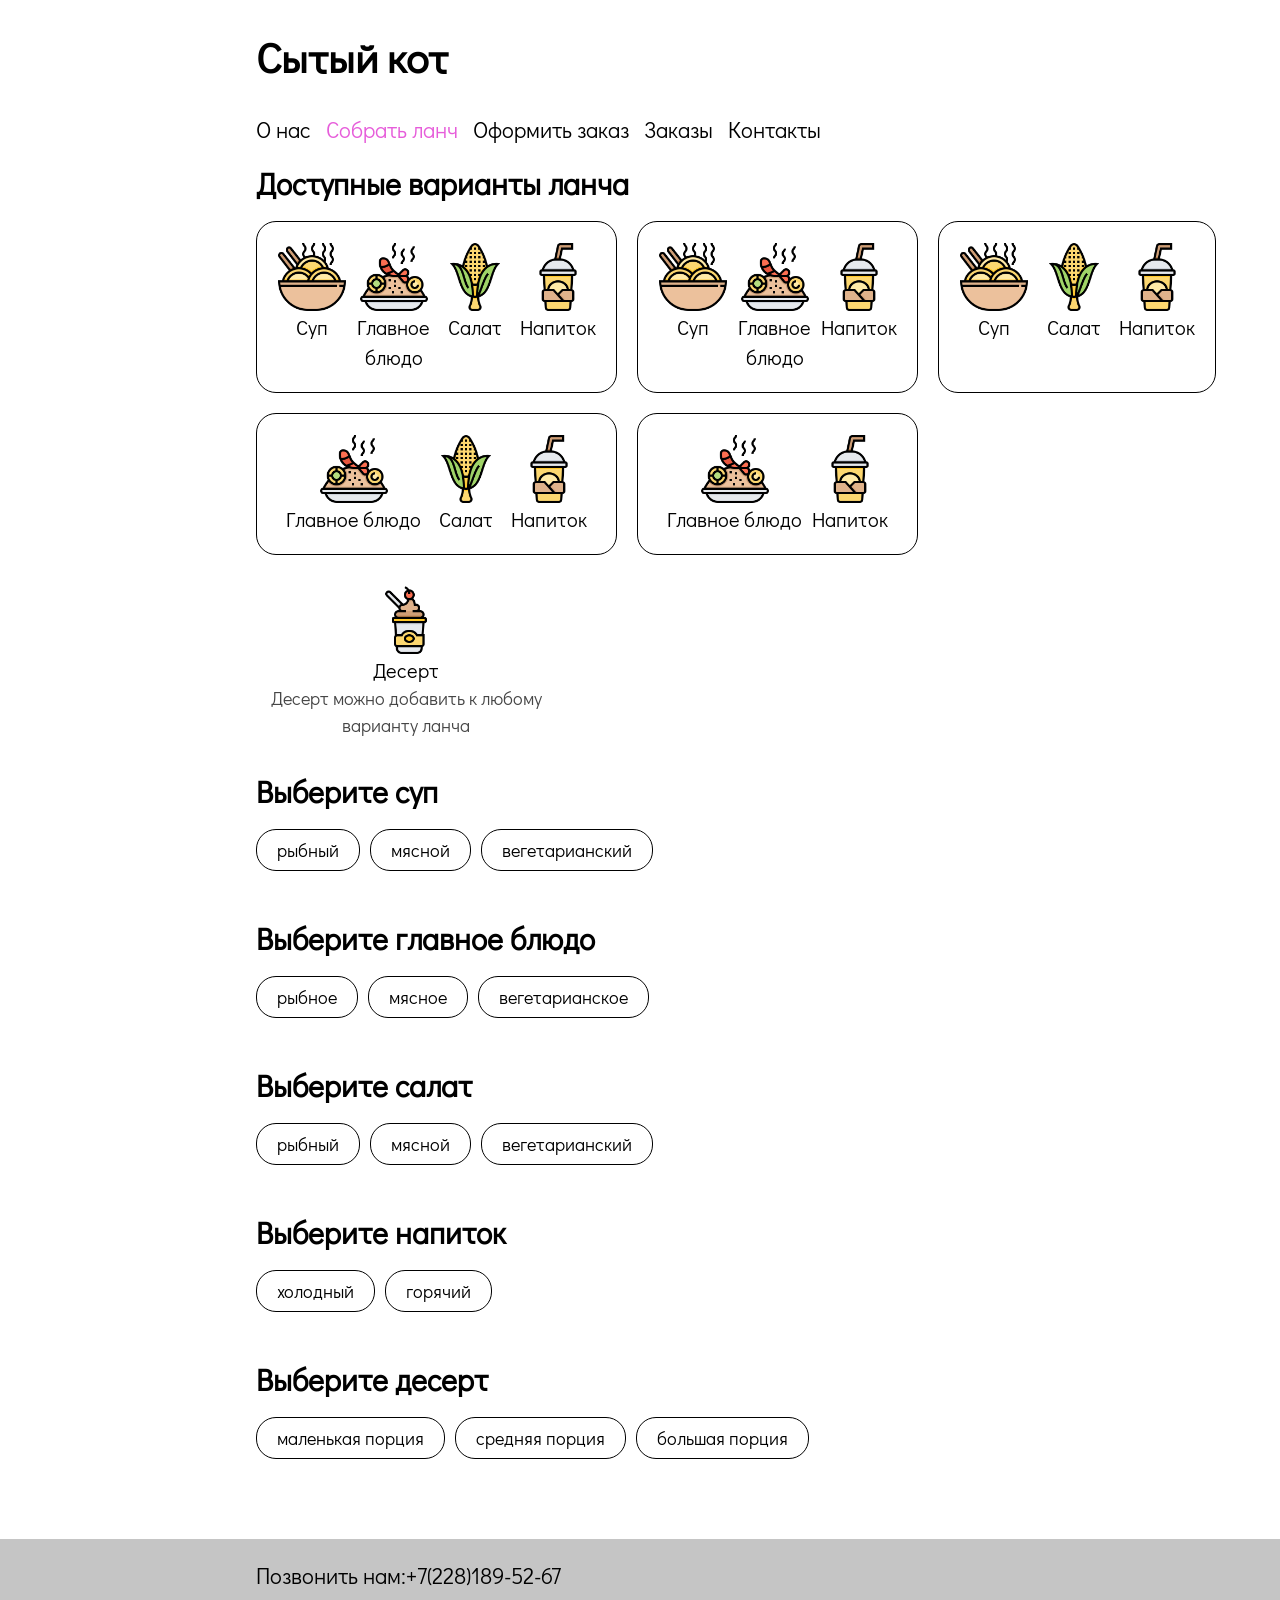
<file: buy_lunch.html>
<!DOCTYPE html>
<html lang="ru">
<head>
    <meta charset="UTF-8">
    <meta name="viewport" content="width=device-width, initial-scale=1.0">
    <title>Сытый кот</title>
    <link rel="stylesheet" href="css/main.css">
    <link rel="stylesheet" href="css/lunch.css">
    <link rel="preconnect" href="https://fonts.googleapis.com">
    <link rel="preconnect" href="https://fonts.gstatic.com" crossorigin>
    <link href="https://fonts.googleapis.com/css2?family=Baloo+Thambi+2:wght@553&family=Climate+Crisis:YEAR@1979&family=Comfortaa:wght@700&family=Didact+Gothic&family=Rubik+Broken+Fax&display=swap" rel="stylesheet">
</head>
<body>
    <header class="container">
        <h1>Сытый кот</h1>
        <nav>
            <a href="index.html">О нас</a>
            <a href="buy_lunch.html" id="active">Собрать ланч</a>
            <a href="order.html">Оформить заказ</a>
            <a href="orders.html">Заказы</a>
            <a href="#id_footer">Контакты</a>
        </nav>
    </header>
    
    <main class="container">
        <section class="combos">
            <h2>Доступные варианты ланча</h2>

            <div class="combos-grid">
                <div class="combo">
                    <div class="combo-dish">
                        <img src="images/soup.png" alt="Суп">
                        <p>Суп</p>
                    </div>
                    <div class="combo-dish">
                        <img src="images/main.png" alt="Главное блюдо">
                        <p>Главное блюдо</p>
                    </div>
                    <div class="combo-dish">
                        <img src="images/salad.png" alt="Салат">
                        <p>Салат</p>
                    </div>
                    <div class="combo-dish">
                        <img src="images/drink.png" alt="Напиток">
                        <p>Напиток</p>
                    </div>
                </div>
                
                <div class="combo">
                    <div class="combo-dish">
                        <img src="images/soup.png" alt="Суп">
                        <p>Суп</p>
                    </div>
                    <div class="combo-dish">
                        <img src="images/main.png" alt="Главное блюдо">
                        <p>Главное блюдо</p>
                    </div>
                    <div class="combo-dish">
                        <img src="images/drink.png" alt="Напиток">
                        <p>Напиток</p>
                    </div>
                </div>

                <div class="combo">
                    <div class="combo-dish">
                        <img src="images/soup.png" alt="Суп">
                        <p>Суп</p>
                    </div>
                    <div class="combo-dish">
                        <img src="images/salad.png" alt="Салат">
                        <p>Салат</p>
                    </div>
                    <div class="combo-dish">
                        <img src="images/drink.png" alt="Напиток">
                        <p>Напиток</p>
                    </div>
                </div>

                <div class="combo">
                    <div class="combo-dish">
                        <img src="images/main.png" alt="Главное блюдо">
                        <p>Главное блюдо</p>
                    </div>
                    <div class="combo-dish">
                        <img src="images/salad.png" alt="Салат">
                        <p>Салат</p>
                    </div>
                    <div class="combo-dish">
                        <img src="images/drink.png" alt="Напиток">
                        <p>Напиток</p>
                    </div>
                </div>

                <div class="combo">
                    <div class="combo-dish">
                        <img src="images/main.png" alt="Главное блюдо">
                        <p>Главное блюдо</p>
                    </div>
                    <div class="combo-dish">
                        <img src="images/drink.png" alt="Напиток">
                        <p>Напиток</p>
                    </div>
                </div>
            </div>

            <div class="combos-dessert">
                <img src="images/dessert.png" alt="Десерт">
                <p class="combos-caption">Десерт</p>
                <p class="combos-note">Десерт можно добавить к любому варианту ланча</p>
            </div>
        </section>

        <section>
            <h2>Выберите суп</h2>
            <div class="filters" data-category="soup">
                <button type="button" data-kind="fish">рыбный</button>
                <button type="button" data-kind="meat">мясной</button>
                <button type="button" data-kind="veg">вегетарианский</button>
            </div>
            <div class="dishes" data-category="soup"></div>
        </section>

        <section>
            <h2>Выберите главное блюдо</h2>
            <div class="filters" data-category="main">
                <button type="button" data-kind="fish">рыбное</button>
                <button type="button" data-kind="meat">мясное</button>
                <button type="button" data-kind="veg">вегетарианское</button>
            </div>
            <div class="dishes" data-category="main"></div>
        </section>

        <section>
            <h2>Выберите салат</h2>
            <div class="filters" data-category="salad">
                <button type="button" data-kind="fish">рыбный</button>
                <button type="button" data-kind="meat">мясной</button>
                <button type="button" data-kind="veg">вегетарианский</button>
            </div>
            <div class="dishes" data-category="salad"></div>
        </section>
        
        <section>
            <h2>Выберите напиток</h2>
            <div class="filters" data-category="drink">
                <button type="button" data-kind="cold">холодный</button>
                <button type="button" data-kind="hot">горячий</button>
            </div>
            <div class="dishes" data-category="drink"></div>
        </section>

        <section>
            <h2>Выберите десерт</h2>
            <div class="filters" data-category="dessert">
                <button type="button" data-kind="small">маленькая порция</button>
                <button type="button" data-kind="medium">средняя порция</button>
                <button type="button" data-kind="large">большая порция</button>
            </div>
            <div class="dishes" data-category="dessert"></div>
        </section>
    </main>

    <div class="order-panel container" id="order-panel" hidden>
        <p class="order-panel-total">Итого: <span id="order-panel-total">0 ₽</span></p>
        <a href="order.html" id="order-panel-link" class="disabled" aria-disabled="true">Перейти к оформлению</a>
    </div>

    <footer id="id_footer">
        <p class="footer_text">Позвонить нам:<a href="tel:+72281895267" class="footer_link">+7(228)189-52-67</a></p>
    </footer>
    <script src="js/dishes.js"></script>
    <script src="js/storage.js"></script>
    <script src="js/card.js"></script>
    <script src="js/check.js"></script>
    <script src="js/order.js"></script>
    <script src="js/filters.js"></script>
    <script src="js/display.js"></script>
</body>
</html>
</file>
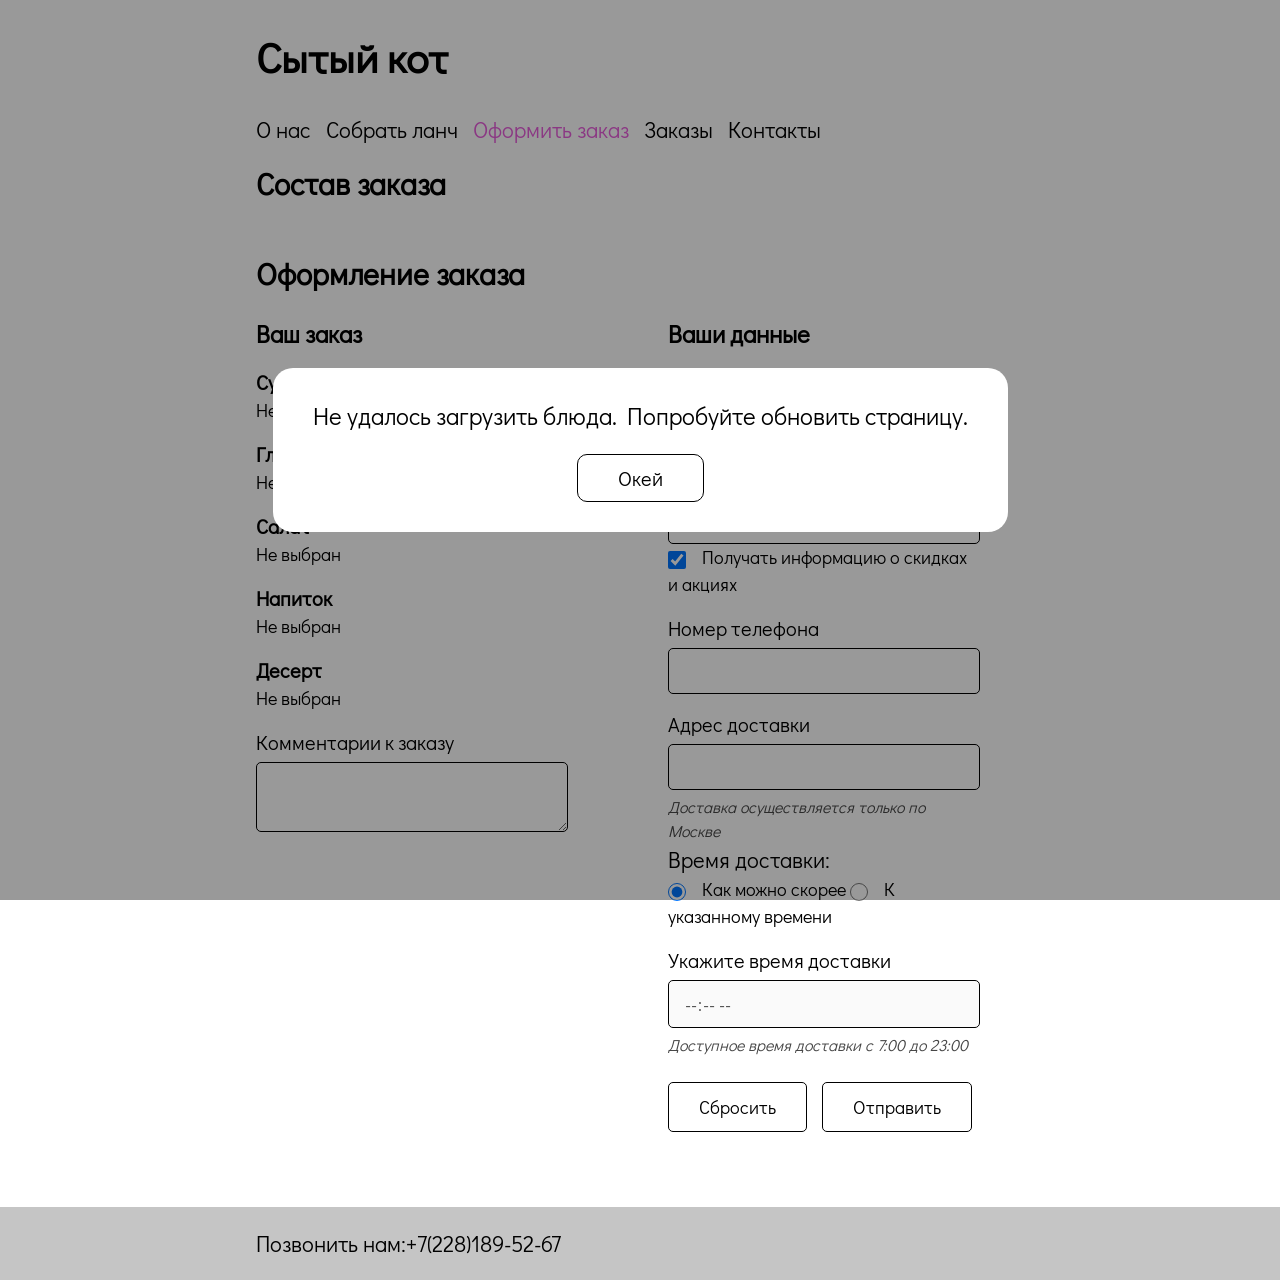
<file: order.html>
<!DOCTYPE html>
<html lang="ru">
<head>
    <meta charset="UTF-8">
    <meta name="viewport" content="width=device-width, initial-scale=1.0">
    <title>Сытый кот — Оформить заказ</title>
    <link rel="stylesheet" href="css/main.css">
    <link rel="stylesheet" href="css/lunch.css">
    <link rel="preconnect" href="https://fonts.googleapis.com">
    <link rel="preconnect" href="https://fonts.gstatic.com" crossorigin>
    <link href="https://fonts.googleapis.com/css2?family=Baloo+Thambi+2:wght@553&family=Climate+Crisis:YEAR@1979&family=Comfortaa:wght@700&family=Didact+Gothic&family=Rubik+Broken+Fax&display=swap" rel="stylesheet">
</head>
<body>
    <header class="container">
        <h1>Сытый кот</h1>
        <nav>
            <a href="index.html">О нас</a>
            <a href="buy_lunch.html">Собрать ланч</a>
            <a href="order.html" id="active">Оформить заказ</a>
            <a href="orders.html">Заказы</a>
            <a href="#id_footer">Контакты</a>
        </nav>
    </header>

    <main class="container">
        <section>
            <h2>Состав заказа</h2>
            <p id="nothing-selected" hidden>Ничего не выбрано. Чтобы добавить блюда в заказ, перейдите на страницу <a href="buy_lunch.html">Собрать ланч</a>.</p>
            <div class="dishes" id="order-dishes"></div>
        </section>

        <section>
            <h2>Оформление заказа</h2>

            <form class="order-form">
                <div class="order-block">
                    <h3>Ваш заказ</h3>

                    <div class="order-item" id="order-soup">
                        <span class="order-category">Суп</span>
                        <span class="order-value">Не выбран</span>
                    </div>

                    <div class="order-item" id="order-main">
                        <span class="order-category">Главное блюдо</span>
                        <span class="order-value">Не выбрано</span>
                    </div>

                    <div class="order-item" id="order-salad">
                        <span class="order-category">Салат</span>
                        <span class="order-value">Не выбран</span>
                    </div>

                    <div class="order-item" id="order-drink">
                        <span class="order-category">Напиток</span>
                        <span class="order-value">Не выбран</span>
                    </div>

                    <div class="order-item" id="order-dessert">
                        <span class="order-category">Десерт</span>
                        <span class="order-value">Не выбран</span>
                    </div>

                    <div class="order-total" id="order-total" hidden>
                        <span class="order-total-title">Стоимость заказа</span><br>
                        <span id="order-total-price">0 ₽</span>
                    </div>

                    <label for="comment">Комментарии к заказу</label>
                    <textarea id="comment" name="comment"></textarea>
                </div>

                <div class="client-block">
                    <h3>Ваши данные</h3>

                    <label for="full_name">Имя</label>
                    <input type="text" id="full_name" name="full_name" required>

                    <label for="email">Email</label>
                    <input type="email" id="email" name="email" required>

                    <input type="checkbox" id="subscribe" name="subscribe" checked>
                    <label for="subscribe">Получать информацию о скидках и акциях</label>

                    <label for="phone">Номер телефона</label>
                    <input type="tel" id="phone" name="phone" required>

                    <label for="delivery_address">Адрес доставки</label>
                    <input type="text" id="delivery_address" name="delivery_address" required>
                    <p class="hint">Доставка осуществляется только по Москве</p>

                    <p>Время доставки:</p>
                    <input type="radio" id="delivery_now" name="delivery_type" value="now" checked>
                    <label for="delivery_now">Как можно скорее</label>

                    <input type="radio" id="delivery_by_time" name="delivery_type" value="by_time">
                    <label for="delivery_by_time">К указанному времени</label>

                    <label for="delivery_time">Укажите время доставки</label>
                    <input type="time" id="delivery_time" name="delivery_time" min="07:00" max="23:00" step="300" disabled>
                    <p class="hint">Доступное время доставки с 7:00 до 23:00</p>

                    <div class="form-buttons">
                        <button type="reset">Сбросить</button>
                        <button type="submit">Отправить</button>
                    </div>
                </div>
            </form>
        </section>
    </main>

    <footer id="id_footer">
        <p class="footer_text">Позвонить нам:<a href="tel:+72281895267" class="footer_link">+7(228)189-52-67</a></p>
    </footer>

    <script src="js/dishes.js"></script>
    <script src="js/storage.js"></script>
    <script src="js/card.js"></script>
    <script src="js/check.js"></script>
    <script src="js/checkout.js"></script>
</body>
</html>
</file>
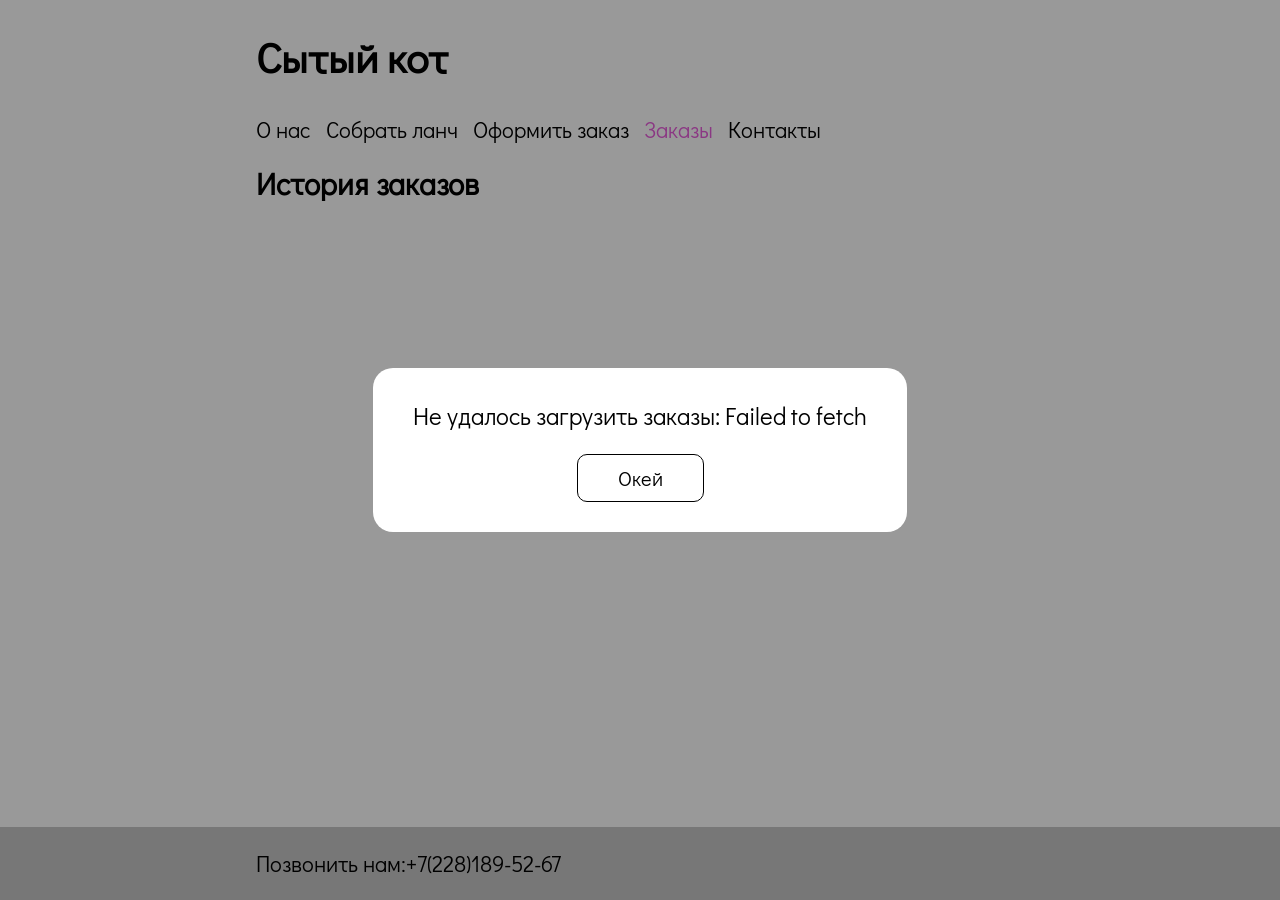
<file: orders.html>
<!DOCTYPE html>
<html lang="ru">
<head>
    <meta charset="UTF-8">
    <meta name="viewport" content="width=device-width, initial-scale=1.0">
    <title>Сытый кот — Заказы</title>
    <link rel="stylesheet" href="css/main.css">
    <link rel="stylesheet" href="css/lunch.css">
    <link rel="stylesheet" href="css/orders.css">
    <link rel="stylesheet" href="https://cdn.jsdelivr.net/npm/bootstrap-icons@1.11.3/font/bootstrap-icons.css">
    <link rel="preconnect" href="https://fonts.googleapis.com">
    <link rel="preconnect" href="https://fonts.gstatic.com" crossorigin>
    <link href="https://fonts.googleapis.com/css2?family=Baloo+Thambi+2:wght@553&family=Climate+Crisis:YEAR@1979&family=Comfortaa:wght@700&family=Didact+Gothic&family=Rubik+Broken+Fax&display=swap" rel="stylesheet">
</head>
<body>
    <header class="container">
        <h1>Сытый кот</h1>
        <nav>
            <a href="index.html">О нас</a>
            <a href="buy_lunch.html">Собрать ланч</a>
            <a href="order.html">Оформить заказ</a>
            <a href="orders.html" id="active">Заказы</a>
            <a href="#id_footer">Контакты</a>
        </nav>
    </header>

    <main class="container">
        <section>
            <h2>История заказов</h2>
            <p id="no-orders" hidden>У вас пока нет заказов. Перейдите на страницу <a href="buy_lunch.html">Собрать ланч</a>, чтобы оформить первый.</p>

            <div class="orders-wrap">
                <table class="orders-table" id="orders-table" hidden>
                    <thead>
                        <tr>
                            <th>№</th>
                            <th>Дата оформления</th>
                            <th>Состав заказа</th>
                            <th>Стоимость</th>
                            <th>Время доставки</th>
                            <th>Действия</th>
                        </tr>
                    </thead>
                    <tbody id="orders-body"></tbody>
                </table>
            </div>
        </section>
    </main>

    <footer id="id_footer">
        <p class="footer_text">Позвонить нам:<a href="tel:+72281895267" class="footer_link">+7(228)189-52-67</a></p>
    </footer>

    <!-- dishes.js даёт API_KEY, API_BASE и loadDishes; check.js даёт showNotification -->
    <script src="js/dishes.js"></script>
    <script src="js/check.js"></script>
    <script src="js/orders_history.js"></script>
</body>
</html>
</file>
<file: css/main.css>
*{
    box-sizing: border-box;
    margin: 0;
    padding: 0;
    font-family: "Didact Gothic";
}

html{
    scroll-behavior: smooth;
}

body{
    font-size: 18px;
    font-weight: 400;
    color: black;
    line-height: 1.5;
    background-color: #ffffff;
    min-height: 100vh;
    display: flex;
    flex-direction: column;
}

.container{
    margin: 0 300px 0 20%;
}

h1{
    font-size: 42px;
    font-weight: 700;
    color: black;
    margin: 25px 0;
}

h2{
    font-size: 30px;
    font-weight: 600;
    color: black;
    margin: 15px 0;
}

nav{
    display: flex;
    gap: 15px;
    flex-wrap: wrap;
}

nav a{
    text-decoration: none;
    font-size: 22px;
    font-weight: 400;
    color: rgb(0, 0, 0);
}

nav a#active{
    color: rgb(230, 93, 218);
}

a:hover{
    color: rgb(230, 93, 218);
}

main{
    flex: 1;
}

p{
    font-size: 22px;
    font-weight: 400;
    color: black;
}

li{
    font-size: 22px;
    font-weight: 400;
    color: black;
    margin-left: 40px;
}

table{
    margin: 20px 0;
    border-collapse: collapse;
}

table td, table th{
    border: 1px solid black;
    padding: 10px 20px;
    text-align: center;
    font-size: 20px;
    color: black;
}

footer{
    margin-top: 35px;
    background-color: rgb(197, 197, 197);
    width: 100%;
}

.footer_text{
    padding: 20px;
    padding-left: 20%;
}

.footer_link{
    text-decoration: none;
    color: black;
}

.main_image{
    width: 500px;
    max-width: 100%;
    height: auto;
    border-radius: 20px;
    display: block;
    padding-bottom: 15px;
}

@media (max-width: 800px){
    .container{
        padding: 0 25px;
    }
    .main_image{
        width: 500px;
        max-width: 100%;
    }
    nav{
        justify-content: space-between;
    }
    table th, table td{
        font-size: 16px;
        padding: 5px 6px;
    }
}

@media (max-width: 600px){
    h1{
        text-align: center;
    }
    nav{
        flex-direction: column;
        align-items: center;
    }
    nav a{
        font-size: 26px;
    }
    .main_image{
        width: 100%;
    }
    table th, table td{
        font-size: 13px;
        padding: 3px 3px;
    }
}

@media (max-width: 400px){
    table th, table td{
        font-size: 9px;
        padding: 0 0;
    }
}
</file>
<file: css/lunch.css>
.dishes {
    display: grid;
    grid-template-columns: repeat(3, 1fr);
    gap: 10px;
    margin: 15px 0 30px;
}

.dish {
    display: flex;
    flex-direction: column;
    padding: 30px 40px;
    border-radius: 35px;
    cursor: pointer;
    background-color: #ffffff;
    filter: drop-shadow(17px 19px 24px rgba(0, 0, 0, 0.13));
    border: 2px solid transparent
}

.dish:hover{
    border: 2px solid rgb(230, 93, 218);
}

.dish img{
    width: 100%;
    border-radius: 35px;
}

.dish .price{
    font-size: 26px;
    margin-top: 15px;
}
 
.dish .name{
    font-size: 24px;
}
 
.dish .weight{
    color: gray;
    margin-top: auto;
    padding-top: 15px;
}

.dish button{
    margin-top: 10px;
    background-color: #f1eee9;
    padding: 10px 30px;
    border: none;
    border-radius: 10px;
    cursor: pointer;
    font-family: "Didact Gothic";
    font-size: 18px;
}

.dish:hover button{
    background-color: rgb(204, 204, 204);
    color: white;
}

@media (max-width: 800px){
    .dishes{
        grid-template-columns: repeat(2, 1fr);
    }
    .order-form{
        flex-direction: column;
        gap: 20px;
    }
}

@media (max-width: 600px){
    h1{
        text-align: center;
    }
    h2{
        text-align: center;
    }
    nav{
        flex-direction: column;
        align-items: center;
    }
    .dishes{
        grid-template-columns: 1fr;
    }
}

.order-form{
    display: flex;
    gap: 100px;
    margin: 20px 0 40px;
}

.order-block, .client-block{
    flex: 1;
}

.order-block h3, .client-block h3{
    font-size: 24px;
    margin-bottom: 15px;
}

label{
    display: block;
    font-size: 20px;
    margin: 15px 0 5px;
}

select,
input[type="text"],
input[type="email"],
input[type="tel"],
input[type="time"],
textarea{
    width: 100%;
    padding: 10px 15px;
    border: 1px solid black;
    border-radius: 5px;
    font-size: 18px;
    font-family: "Didact Gothic";
}

input[type="checkbox"],
input[type="radio"]{
    width: 18px;
    height: 18px;
    vertical-align: middle;
    margin-right: 8px;
}

input[type="checkbox"] + label,
input[type="radio"] + label{
    display: inline;
    margin: 0;
    font-size: 18px;
}

.hint{
    font-size: 16px;
    font-style: italic;
    color: rgb(70, 70, 70);
    margin-top: 5px;
}

.form-buttons{
    display: flex;
    gap: 15px;
    margin-top: 25px;
}

.form-buttons button{
    padding: 12px 30px;
    border: 1px solid black;
    border-radius: 5px;
    background-color: white;
    font-size: 18px;
    cursor: pointer;
    font-family: "Didact Gothic";
}

.form-buttons button:hover{
    background-color: #e7e7e7;
}

.order-item{
    margin: 15px 0;
}

.order-item .order-category{
    display: block;
    font-size: 20px;
    font-weight: 600;
}

.order-item .order-value{
    font-size: 18px;
}

.order-total{
    margin: 20px 0;
    font-size: 20px;
}

.order-total .order-total-title{
    font-weight: 600;
}

.filters{
    display: flex;
    flex-wrap: wrap;
    gap: 10px;
    margin: 10px 0;
}

.filters button{
    padding: 8px 20px;
    border: 1px solid black;
    border-radius: 20px;
    background-color: white;
    font-family: "Didact Gothic";
    font-size: 18px;
    cursor: pointer;
}

.filters button:hover{
    background-color: #f1eee9;
}

.filters button.active{
    background-color: rgb(230, 93, 218);
    border-color: rgb(230, 93, 218);
    color: white;
}


.combos-grid{
    display: grid;
    grid-template-columns: repeat(3, 1fr);
    gap: 20px;
    margin: 15px 0 30px;
}

.combo{
    display: flex;
    justify-content: center;
    gap: 10px;
    padding: 20px;
    border: 1px solid black;
    border-radius: 20px;
}

.combo-dish{
    display: flex;
    flex-direction: column;
    align-items: center;
    text-align: center;
}

.combo-dish img,
.combos-dessert img{
    width: 70px;
    transition: transform 0.3s;
}

.combo-dish img:hover,
.combos-dessert img:hover{
    transform: translateY(-8px) scale(1.15);
}

.combo-dish p,
.combos-caption{
    font-size: 20px;
}

.combos-note{
    font-size: 18px;
    color: rgb(70, 70, 70);
}

.combos-dessert{
    display: flex;
    flex-direction: column;
    align-items: center;
    text-align: center;
    width: 300px;
    margin-bottom: 30px;
}

.notification-overlay{
    position: fixed;
    top: 0;
    left: 0;
    right: 0;
    bottom: 0;
    display: flex;
    justify-content: center;
    align-items: center;
    background-color: rgba(0, 0, 0, 0.4);
    z-index: 1000;
}

.notification{
    background-color: white;
    padding: 30px 40px;
    border-radius: 20px;
    text-align: center;
    max-width: 90%;
}

.notification p{
    font-size: 24px;
    margin-bottom: 20px;
}

.notification button{
    padding: 10px 40px;
    border: 1px solid black;
    border-radius: 10px;
    background-color: white;
    color: black;
    font-family: "Didact Gothic";
    font-size: 20px;
    cursor: pointer;
}

.notification button:hover{
    background-color: rgb(230, 93, 218);
    color: white;
    border-color: rgb(230, 93, 218);
}

/* ===== ДОБАВИТЬ В КОНЕЦ lunch.css ===== */

/* выбранное блюдо */
.dish.selected{
    border: 2px solid rgb(230, 93, 218);
}

/* панель перехода к оформлению */
.order-panel{
    position: sticky;
    bottom: 0;
    z-index: 100;
    display: flex;
    align-items: center;
    justify-content: space-between;
    gap: 20px;
    padding: 15px 30px;
    background-color: white;
    border: 1px solid black;
    border-radius: 20px 20px 0 0;
}

.order-panel[hidden]{
    display: none;
}

.order-panel-total{
    font-size: 24px;
    font-weight: 600;
}

.order-panel a{
    padding: 10px 30px;
    border: 1px solid black;
    border-radius: 10px;
    color: black;
    text-decoration: none;
    font-size: 20px;
}

.order-panel a:hover{
    background-color: rgb(230, 93, 218);
    border-color: rgb(230, 93, 218);
    color: white;
}

.order-panel a.disabled{
    opacity: 0.4;
    pointer-events: none;
    cursor: not-allowed;
}

@media (max-width: 600px){
    .order-panel{
        flex-direction: column;
        gap: 10px;
    }
}
</file>
<file: css/orders.css>
/*таблица заказов*/
.orders-wrap{
    overflow-x: auto;
    margin: 15px 0 30px;
}

.orders-table{
    width: 100%;
    margin: 0;
    border-collapse: collapse;
}

.orders-table th,
.orders-table td{
    border: none;
    border-bottom: 1px solid #dcdcdc;
    padding: 15px 10px;
    font-size: 18px;
    text-align: center;
}

.orders-table th{
    border-top: 1px solid #dcdcdc;
    font-weight: 600;
}

.orders-table td.orders-composition{
    text-align: left;
    min-width: 220px;
}

.orders-actions{
    white-space: nowrap;
}

.icon-button{
    background: none;
    border: none;
    cursor: pointer;
    font-size: 20px;
    padding: 4px 6px;
    color: black;
}

.icon-button:hover{
    color: rgb(230, 93, 218);
}

/*модальные окна*/

.modal-overlay{
    position: fixed;
    top: 0;
    left: 0;
    right: 0;
    bottom: 0;
    display: flex;
    justify-content: center;
    align-items: center;
    padding: 15px;
    background-color: rgba(0, 0, 0, 0.4);
    z-index: 900;
}

.modal-window{
    background-color: white;
    border-radius: 15px;
    width: 600px;
    max-width: 100%;
    max-height: 100%;
    display: flex;
    flex-direction: column;
    padding: 20px 25px;
}

.modal-header{
    display: flex;
    justify-content: space-between;
    align-items: center;
    padding-bottom: 10px;
    border-bottom: 1px solid #dcdcdc;
}

.modal-header h3{
    font-size: 24px;
}

.modal-close{
    background: none;
    border: none;
    font-size: 30px;
    line-height: 1;
    cursor: pointer;
}

.modal-close:hover{
    color: rgb(230, 93, 218);
}

.modal-body{
    overflow-y: auto;
    padding: 15px 0;
}

.modal-section{
    font-size: 20px;
    margin: 15px 0 8px;
}

.modal-row{
    display: grid;
    grid-template-columns: 1fr 1.4fr;
    gap: 15px;
    align-items: center;
    margin: 6px 0;
}

.modal-label{
    font-size: 18px;
    margin: 0;
}

.modal-value{
    font-size: 18px;
    word-break: break-word;
}

.modal-comment{
    font-size: 18px;
    word-break: break-word;
}

.modal-total{
    font-size: 20px;
    font-weight: 600;
    margin-top: 15px;
}

.modal-question{
    font-size: 20px;
}

.modal-footer{
    display: flex;
    justify-content: flex-end;
    gap: 10px;
    padding-top: 15px;
    border-top: 1px solid #dcdcdc;
}

.modal-btn{
    padding: 10px 30px;
    border: none;
    border-radius: 10px;
    font-family: "Didact Gothic";
    font-size: 18px;
    cursor: pointer;
}

.modal-btn:disabled{
    opacity: 0.5;
    cursor: wait;
}

.modal-btn-light{
    background-color: #f1eee9;
    color: black;
}

.modal-btn-green{
    background-color: #2e9e4f;
    color: white;
}

.modal-btn-red{
    background-color: #b71c1c;
    color: white;
}

/*поля формы внутри модалки (перебиваем общие стили label/input)*/
.modal-window label{
    display: block;
    margin: 0;
    font-size: 18px;
}

.modal-window input[type="text"],
.modal-window input[type="email"],
.modal-window input[type="tel"],
.modal-window input[type="time"],
.modal-window textarea{
    font-size: 16px;
    padding: 6px 10px;
}

.modal-window textarea{
    min-height: 80px;
    resize: vertical;
}

.modal-radio{
    display: flex;
    align-items: center;
    margin-bottom: 6px;
}

.modal-radio label{
    display: inline;
}

.modal-delivery input[type="time"]{
    margin-top: 4px;
}

@media (max-width: 600px){
    .modal-row{
        grid-template-columns: 1fr;
        gap: 4px;
    }
    .orders-table th,
    .orders-table td{
        font-size: 14px;
        padding: 8px 4px;
    }
}
</file>
